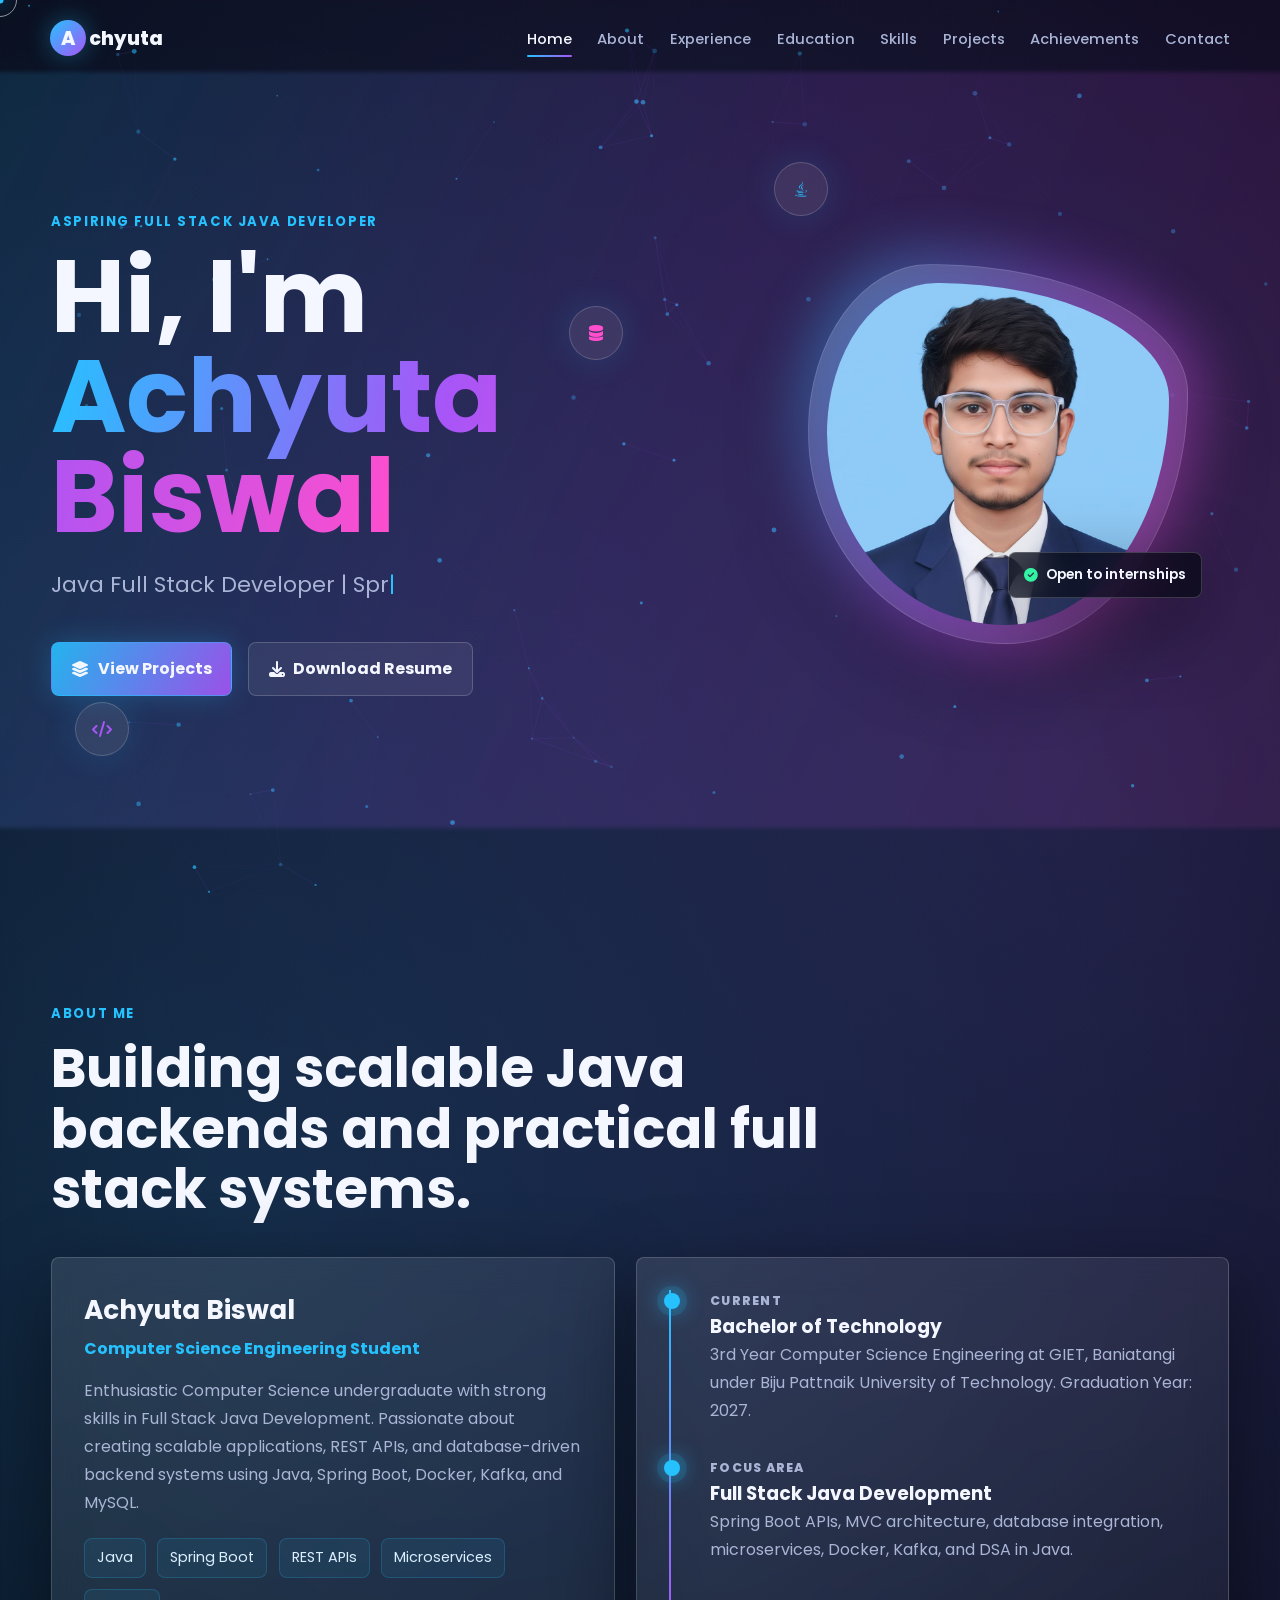
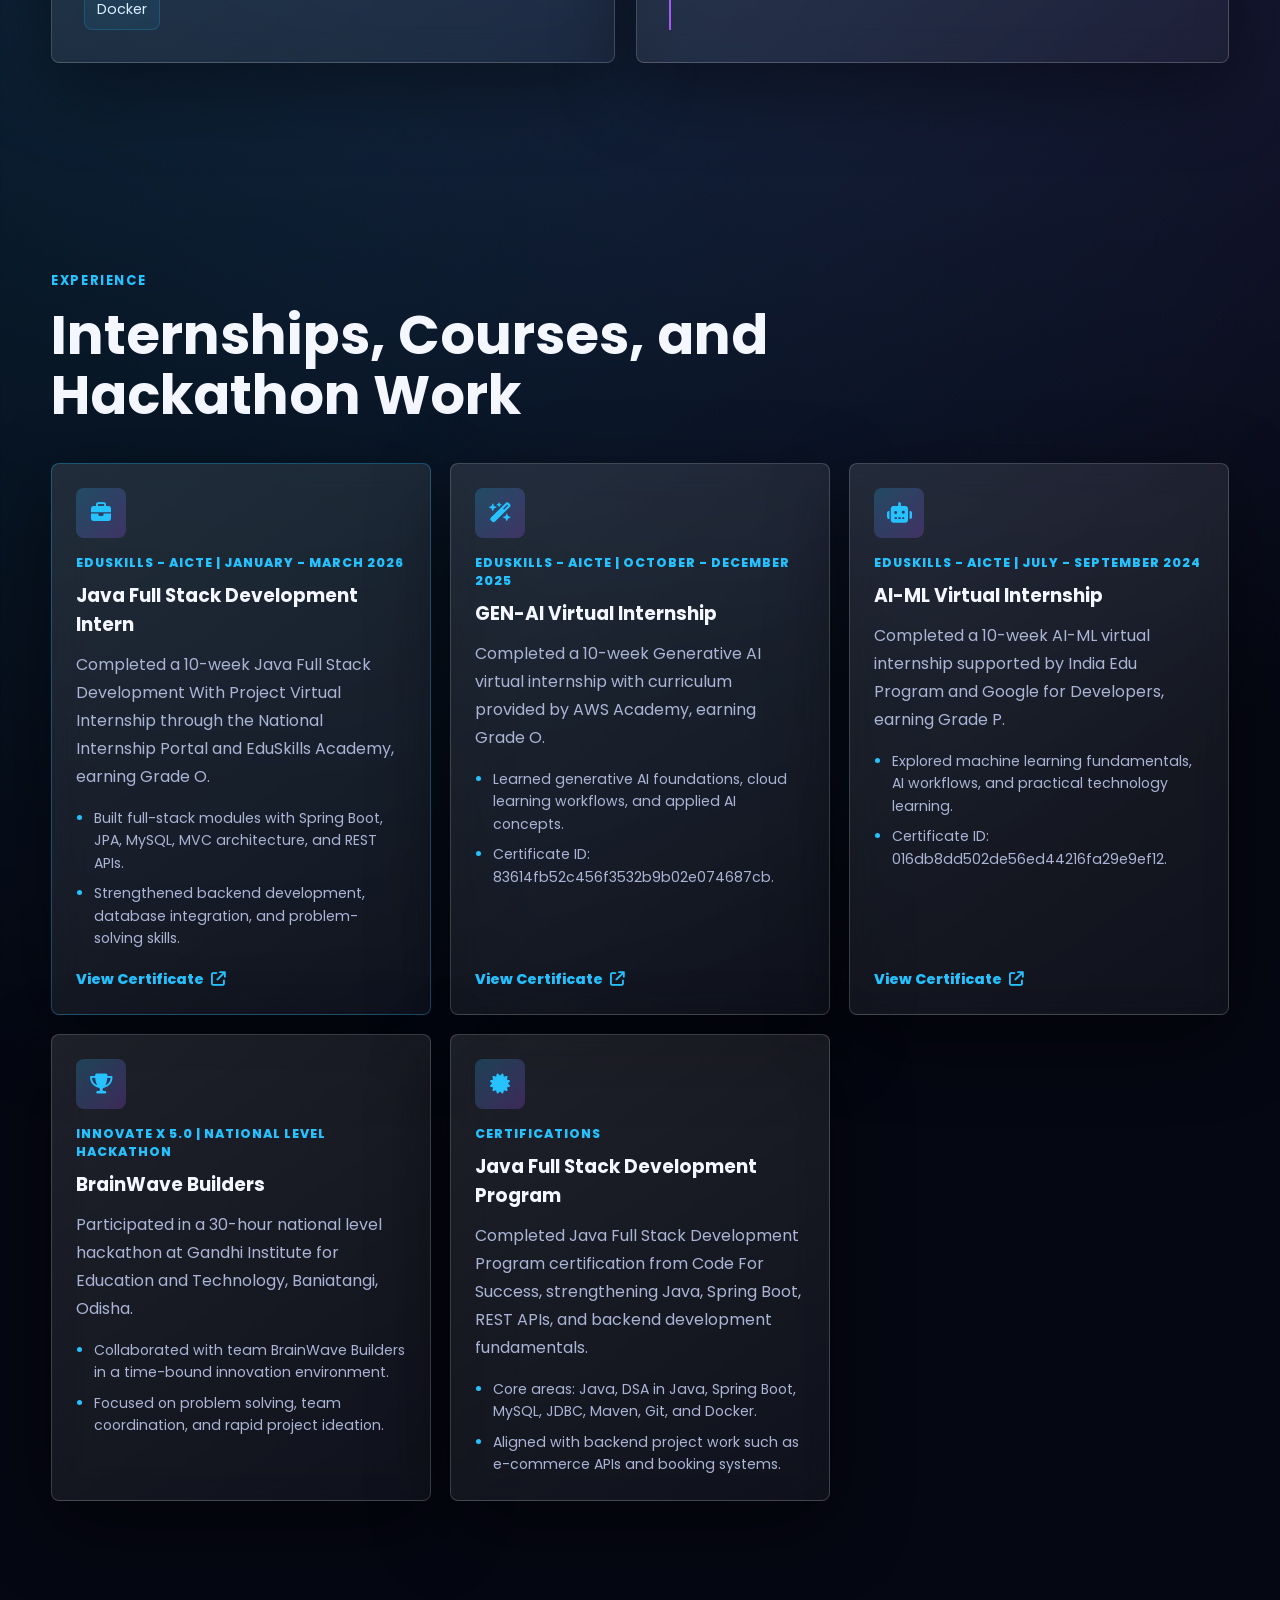
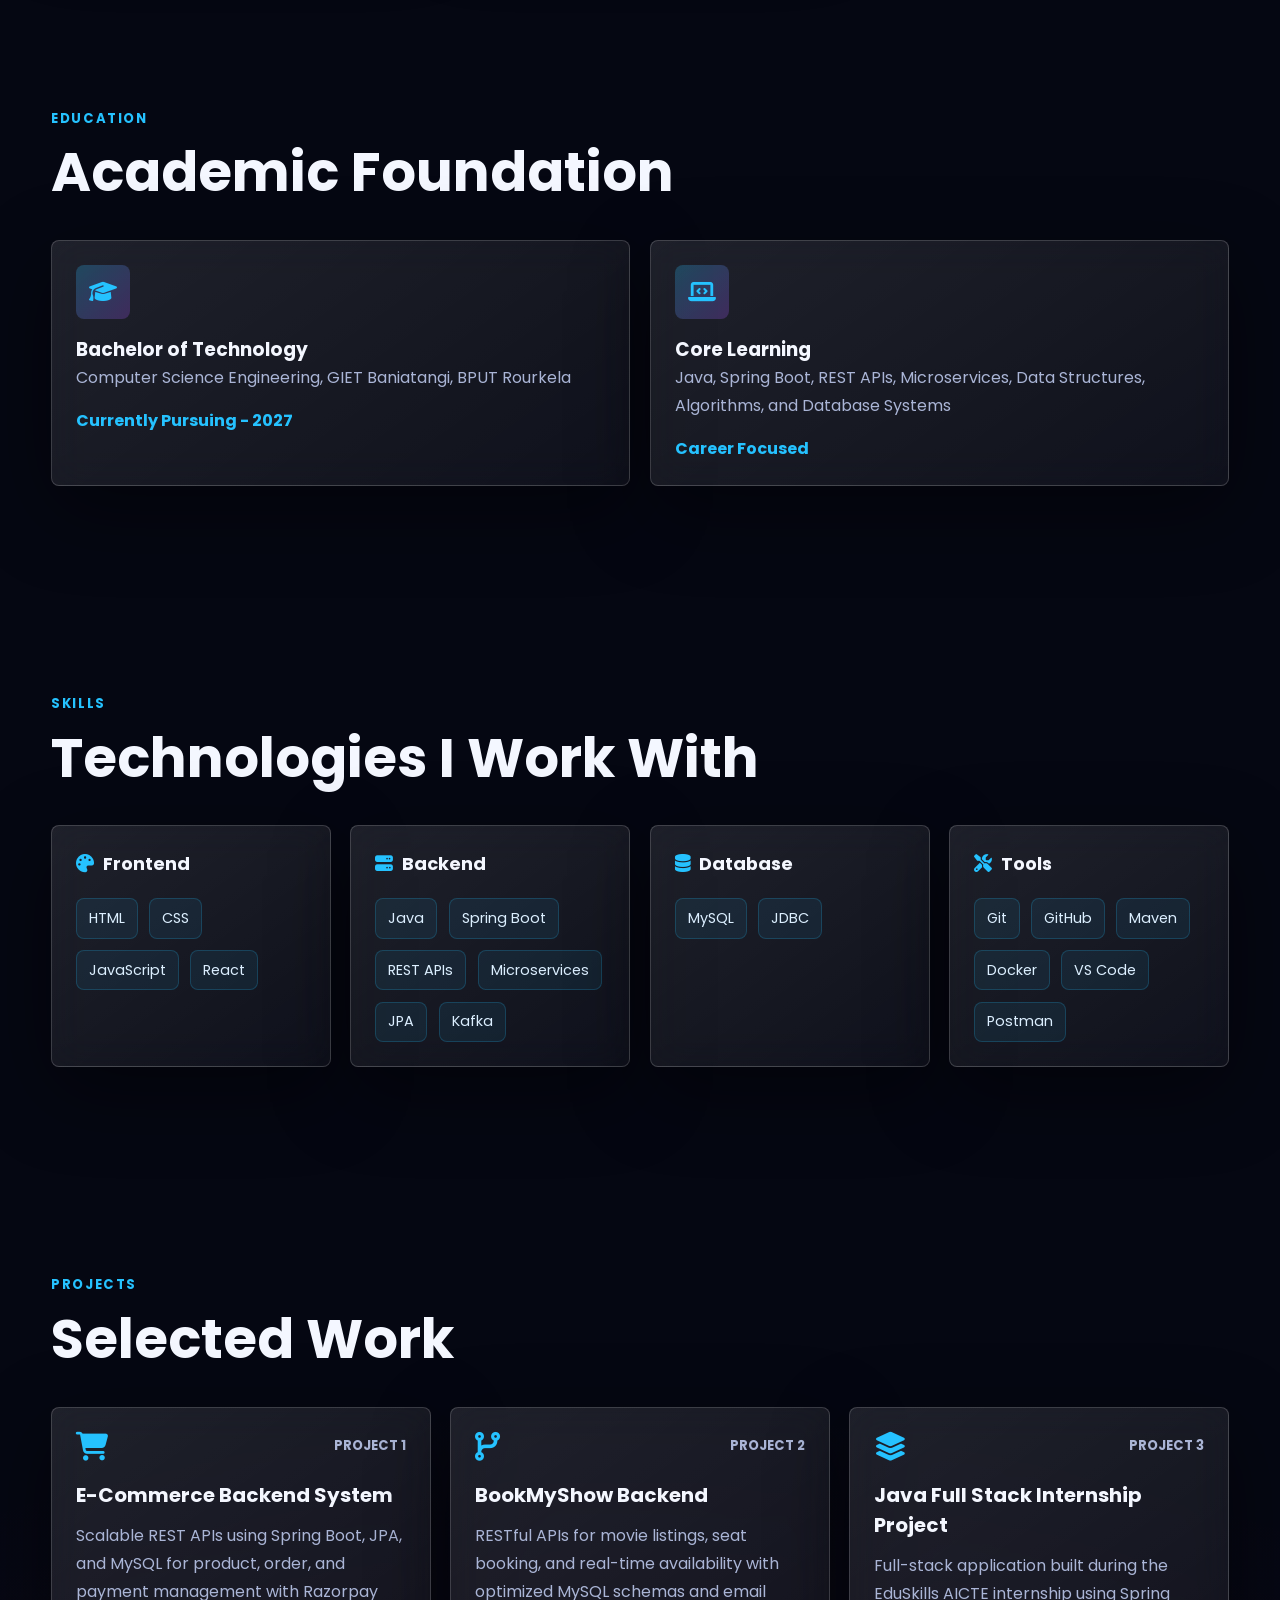
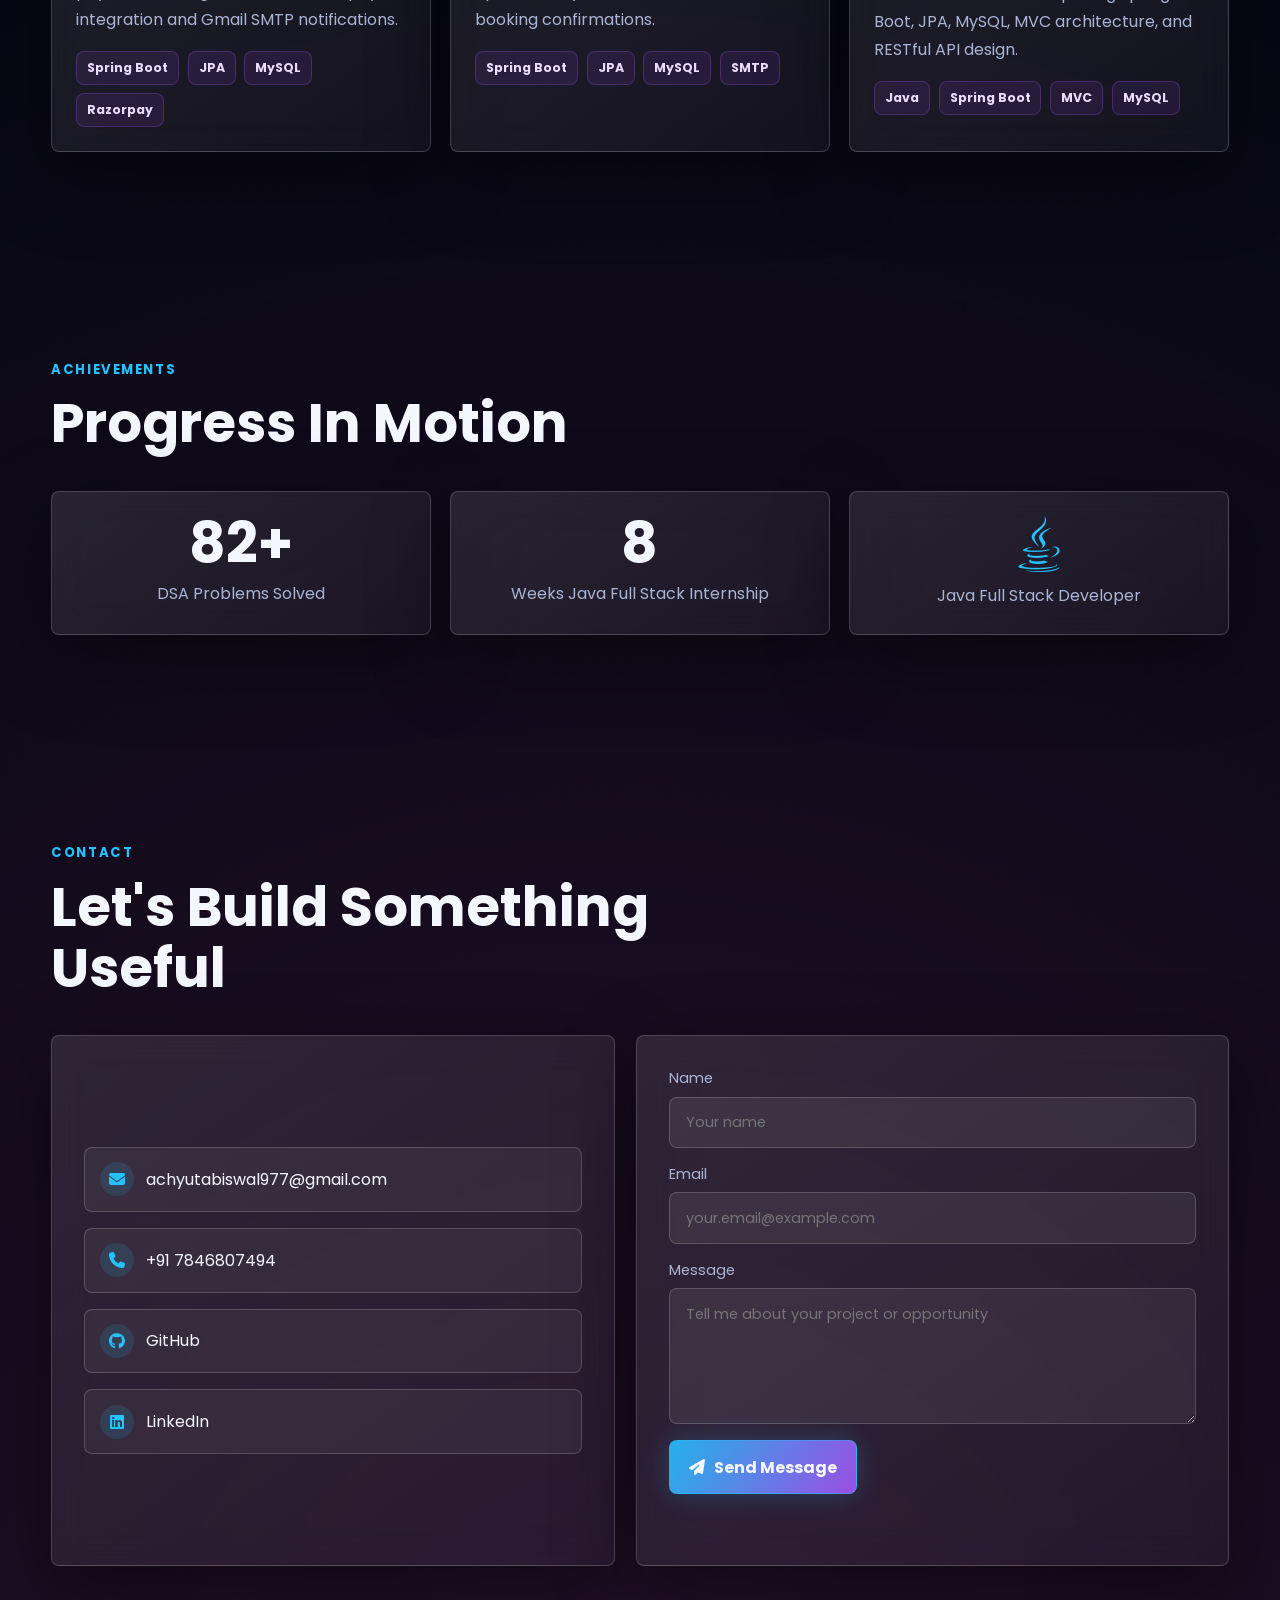
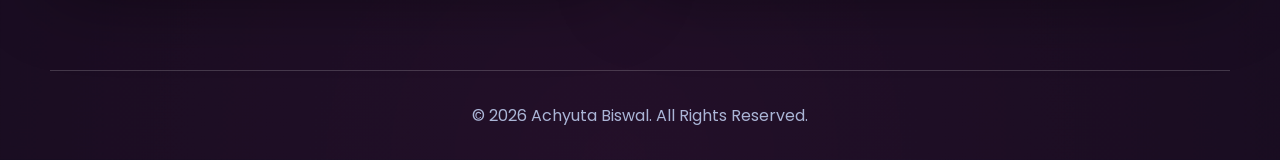
<file: index.html>
<!DOCTYPE html>
<html lang="en">
<head>
  <meta charset="UTF-8">
  <meta name="viewport" content="width=device-width, initial-scale=1.0">
  <meta name="description" content="Professional portfolio of Achyuta Biswal, Computer Science Engineering student and aspiring Java Full Stack Developer.">
  <title>Achyuta Biswal | Java Full Stack Developer</title>
  <link rel="preconnect" href="https://fonts.googleapis.com">
  <link rel="preconnect" href="https://fonts.gstatic.com" crossorigin>
  <link href="https://fonts.googleapis.com/css2?family=Poppins:wght@300;400;500;600;700;800&display=swap" rel="stylesheet">
  <link rel="stylesheet" href="https://cdnjs.cloudflare.com/ajax/libs/font-awesome/6.5.2/css/all.min.css">
  <link rel="stylesheet" href="https://unpkg.com/aos@2.3.1/dist/aos.css">
  <link rel="stylesheet" href="css/style.css">
</head>
<body>
  <div class="page-loader" aria-label="Loading portfolio">
    <div class="loader-orbit">
      <span></span>
      <span></span>
      <span></span>
    </div>
  </div>

  <div class="scroll-progress" aria-hidden="true"></div>
  <canvas id="particle-canvas" aria-hidden="true"></canvas>
  <div class="cursor-dot" aria-hidden="true"></div>
  <div class="cursor-ring" aria-hidden="true"></div>

  <header class="site-header" id="site-header">
    <nav class="navbar" aria-label="Primary navigation">
      <a class="logo" href="#home" aria-label="Achyuta Biswal home">
        <span>A</span>chyuta
      </a>
      <button class="nav-toggle" type="button" aria-label="Open navigation menu" aria-expanded="false">
        <span></span>
        <span></span>
        <span></span>
      </button>
      <ul class="nav-menu">
        <li><a class="nav-link active" href="#home">Home</a></li>
        <li><a class="nav-link" href="#about">About</a></li>
        <li><a class="nav-link" href="#experience">Experience</a></li>
        <li><a class="nav-link" href="#education">Education</a></li>
        <li><a class="nav-link" href="#skills">Skills</a></li>
        <li><a class="nav-link" href="#projects">Projects</a></li>
        <li><a class="nav-link" href="#achievements">Achievements</a></li>
        <li><a class="nav-link" href="#contact">Contact</a></li>
      </ul>
    </nav>
  </header>

  <main>
    <section class="hero section" id="home">
      <div class="floating-icon icon-java"><i class="fa-brands fa-java"></i></div>
      <div class="floating-icon icon-code"><i class="fa-solid fa-code"></i></div>
      <div class="floating-icon icon-db"><i class="fa-solid fa-database"></i></div>

      <div class="hero-content" data-aos="fade-up">
        <p class="eyebrow">Aspiring Full Stack Java Developer</p>
        <h1>Hi, I'm <span>Achyuta Biswal</span></h1>
        <p class="typing-line" aria-label="Java Full Stack Developer | Spring Boot Backend Developer | Problem Solver">
          <span id="typing-text"></span><span class="typing-caret">|</span>
        </p>
        <div class="hero-actions">
          <a class="btn primary" href="#projects">
            <i class="fa-solid fa-layer-group"></i>
            View Projects
          </a>
          <a class="btn secondary" href="resume.pdf" download>
            <i class="fa-solid fa-download"></i>
            Download Resume
          </a>
        </div>
      </div>

      <div class="hero-visual" data-aos="zoom-in" data-aos-delay="250">
        <div class="profile-frame">
          <img src="images/profile-photo.jpeg" alt="Professional profile photo of Achyuta Biswal">
        </div>
        <div class="status-chip">
          <i class="fa-solid fa-circle-check"></i>
          Open to internships
        </div>
      </div>
    </section>

    <section class="about section" id="about">
      <div class="section-heading" data-aos="fade-up">
        <p class="eyebrow">About Me</p>
        <h2>Building scalable Java backends and practical full stack systems.</h2>
      </div>
      <div class="about-grid">
        <article class="glass-card about-card" data-aos="fade-right">
          <h3>Achyuta Biswal</h3>
          <p class="role">Computer Science Engineering Student</p>
          <p>
            Enthusiastic Computer Science undergraduate with strong skills in Full Stack Java Development.
            Passionate about creating scalable applications, REST APIs, and database-driven backend systems using
            Java, Spring Boot, Docker, Kafka, and MySQL.
          </p>
          <div class="about-tags" aria-label="Core interests">
            <span>Java</span>
            <span>Spring Boot</span>
            <span>REST APIs</span>
            <span>Microservices</span>
            <span>Docker</span>
          </div>
        </article>

        <div class="timeline glass-card" data-aos="fade-left">
          <div class="timeline-item">
            <span class="timeline-dot"></span>
            <p class="timeline-date">Current</p>
            <h3>Bachelor of Technology</h3>
            <p>3rd Year Computer Science Engineering at GIET, Baniatangi under Biju Pattnaik University of Technology. Graduation Year: 2027.</p>
          </div>
          <div class="timeline-item">
            <span class="timeline-dot"></span>
            <p class="timeline-date">Focus Area</p>
            <h3>Full Stack Java Development</h3>
            <p>Spring Boot APIs, MVC architecture, database integration, microservices, Docker, Kafka, and DSA in Java.</p>
          </div>
        </div>
      </div>
    </section>

    <section class="experience section" id="experience">
      <div class="section-heading" data-aos="fade-up">
        <p class="eyebrow">Experience</p>
        <h2>Internships, Courses, and Hackathon Work</h2>
      </div>
      <div class="experience-grid">
        <article class="glass-card experience-card featured" data-aos="fade-up">
          <div class="experience-icon"><i class="fa-solid fa-briefcase"></i></div>
          <p class="experience-meta">EduSkills - AICTE | January - March 2026</p>
          <h3>Java Full Stack Development Intern</h3>
          <p>
            Completed a 10-week Java Full Stack Development With Project Virtual Internship through the National
            Internship Portal and EduSkills Academy, earning Grade O.
          </p>
          <ul class="experience-points">
            <li>Built full-stack modules with Spring Boot, JPA, MySQL, MVC architecture, and REST APIs.</li>
            <li>Strengthened backend development, database integration, and problem-solving skills.</li>
          </ul>
          <a class="certificate-link" href="assets/java-full-stack-virtual-internship.pdf" target="_blank" rel="noreferrer">
            View Certificate <i class="fa-solid fa-arrow-up-right-from-square"></i>
          </a>
        </article>
        <article class="glass-card experience-card" data-aos="fade-up" data-aos-delay="120">
          <div class="experience-icon"><i class="fa-solid fa-wand-magic-sparkles"></i></div>
          <p class="experience-meta">EduSkills - AICTE | October - December 2025</p>
          <h3>GEN-AI Virtual Internship</h3>
          <p>
            Completed a 10-week Generative AI virtual internship with curriculum provided by AWS Academy, earning
            Grade O.
          </p>
          <ul class="experience-points">
            <li>Learned generative AI foundations, cloud learning workflows, and applied AI concepts.</li>
            <li>Certificate ID: 83614fb52c456f3532b9b02e074687cb.</li>
          </ul>
          <a class="certificate-link" href="assets/gen-ai-virtual-internship.pdf" target="_blank" rel="noreferrer">
            View Certificate <i class="fa-solid fa-arrow-up-right-from-square"></i>
          </a>
        </article>
        <article class="glass-card experience-card" data-aos="fade-up" data-aos-delay="240">
          <div class="experience-icon"><i class="fa-solid fa-robot"></i></div>
          <p class="experience-meta">EduSkills - AICTE | July - September 2024</p>
          <h3>AI-ML Virtual Internship</h3>
          <p>
            Completed a 10-week AI-ML virtual internship supported by India Edu Program and Google for Developers,
            earning Grade P.
          </p>
          <ul class="experience-points">
            <li>Explored machine learning fundamentals, AI workflows, and practical technology learning.</li>
            <li>Certificate ID: 016db8dd502de56ed44216fa29e9ef12.</li>
          </ul>
          <a class="certificate-link" href="assets/ai-ml-virtual-internship.pdf" target="_blank" rel="noreferrer">
            View Certificate <i class="fa-solid fa-arrow-up-right-from-square"></i>
          </a>
        </article>
        <article class="glass-card experience-card" data-aos="fade-up">
          <div class="experience-icon"><i class="fa-solid fa-trophy"></i></div>
          <p class="experience-meta">INNOVATE X 5.0 | National Level Hackathon</p>
          <h3>BrainWave Builders</h3>
          <p>
            Participated in a 30-hour national level hackathon at Gandhi Institute for Education and Technology,
            Baniatangi, Odisha.
          </p>
          <ul class="experience-points">
            <li>Collaborated with team BrainWave Builders in a time-bound innovation environment.</li>
            <li>Focused on problem solving, team coordination, and rapid project ideation.</li>
          </ul>
        </article>
        <article class="glass-card experience-card" data-aos="fade-up" data-aos-delay="120">
          <div class="experience-icon"><i class="fa-solid fa-certificate"></i></div>
          <p class="experience-meta">Certifications</p>
          <h3>Java Full Stack Development Program</h3>
          <p>
            Completed Java Full Stack Development Program certification from Code For Success, strengthening Java,
            Spring Boot, REST APIs, and backend development fundamentals.
          </p>
          <ul class="experience-points">
            <li>Core areas: Java, DSA in Java, Spring Boot, MySQL, JDBC, Maven, Git, and Docker.</li>
            <li>Aligned with backend project work such as e-commerce APIs and booking systems.</li>
          </ul>
        </article>
      </div>
    </section>

    <section class="education section" id="education">
      <div class="section-heading" data-aos="fade-up">
        <p class="eyebrow">Education</p>
        <h2>Academic Foundation</h2>
      </div>
      <div class="education-grid">
        <article class="glass-card education-card" data-aos="zoom-in">
          <div class="card-icon"><i class="fa-solid fa-graduation-cap"></i></div>
          <h3>Bachelor of Technology</h3>
          <p>Computer Science Engineering, GIET Baniatangi, BPUT Rourkela</p>
          <span>Currently Pursuing - 2027</span>
        </article>
        <article class="glass-card education-card" data-aos="zoom-in" data-aos-delay="120">
          <div class="card-icon"><i class="fa-solid fa-laptop-code"></i></div>
          <h3>Core Learning</h3>
          <p>Java, Spring Boot, REST APIs, Microservices, Data Structures, Algorithms, and Database Systems</p>
          <span>Career Focused</span>
        </article>
      </div>
    </section>

    <section class="skills section" id="skills">
      <div class="section-heading" data-aos="fade-up">
        <p class="eyebrow">Skills</p>
        <h2>Technologies I Work With</h2>
      </div>
      <div class="skills-grid">
        <article class="glass-card skill-group" data-aos="fade-up">
          <h3><i class="fa-solid fa-palette"></i> Frontend</h3>
          <div class="skill-list">
            <span>HTML</span>
            <span>CSS</span>
            <span>JavaScript</span>
            <span>React</span>
          </div>
        </article>
        <article class="glass-card skill-group" data-aos="fade-up" data-aos-delay="100">
          <h3><i class="fa-solid fa-server"></i> Backend</h3>
          <div class="skill-list">
            <span>Java</span>
            <span>Spring Boot</span>
            <span>REST APIs</span>
            <span>Microservices</span>
            <span>JPA</span>
            <span>Kafka</span>
          </div>
        </article>
        <article class="glass-card skill-group" data-aos="fade-up" data-aos-delay="200">
          <h3><i class="fa-solid fa-database"></i> Database</h3>
          <div class="skill-list">
            <span>MySQL</span>
            <span>JDBC</span>
          </div>
        </article>
        <article class="glass-card skill-group" data-aos="fade-up" data-aos-delay="300">
          <h3><i class="fa-solid fa-screwdriver-wrench"></i> Tools</h3>
          <div class="skill-list">
            <span>Git</span>
            <span>GitHub</span>
            <span>Maven</span>
            <span>Docker</span>
            <span>VS Code</span>
            <span>Postman</span>
          </div>
        </article>
      </div>
    </section>

    <section class="projects section" id="projects">
      <div class="section-heading" data-aos="fade-up">
        <p class="eyebrow">Projects</p>
        <h2>Selected Work</h2>
      </div>
      <div class="project-grid">
        <article class="glass-card project-card" data-aos="fade-up">
          <div class="project-top">
            <i class="fa-solid fa-cart-shopping"></i>
            <span>Project 1</span>
          </div>
          <h3>E-Commerce Backend System</h3>
          <p>Scalable REST APIs using Spring Boot, JPA, and MySQL for product, order, and payment management with Razorpay integration and Gmail SMTP notifications.</p>
          <div class="project-stack">
            <span>Spring Boot</span>
            <span>JPA</span>
            <span>MySQL</span>
            <span>Razorpay</span>
          </div>
        </article>
        <article class="glass-card project-card" data-aos="fade-up" data-aos-delay="120">
          <div class="project-top">
            <i class="fa-solid fa-code-branch"></i>
            <span>Project 2</span>
          </div>
          <h3>BookMyShow Backend</h3>
          <p>RESTful APIs for movie listings, seat booking, and real-time availability with optimized MySQL schemas and email booking confirmations.</p>
          <div class="project-stack">
            <span>Spring Boot</span>
            <span>JPA</span>
            <span>MySQL</span>
            <span>SMTP</span>
          </div>
        </article>
        <article class="glass-card project-card" data-aos="fade-up" data-aos-delay="240">
          <div class="project-top">
            <i class="fa-solid fa-layer-group"></i>
            <span>Project 3</span>
          </div>
          <h3>Java Full Stack Internship Project</h3>
          <p>Full-stack application built during the EduSkills AICTE internship using Spring Boot, JPA, MySQL, MVC architecture, and RESTful API design.</p>
          <div class="project-stack">
            <span>Java</span>
            <span>Spring Boot</span>
            <span>MVC</span>
            <span>MySQL</span>
          </div>
        </article>
      </div>
    </section>

    <section class="achievements section" id="achievements">
      <div class="section-heading" data-aos="fade-up">
        <p class="eyebrow">Achievements</p>
        <h2>Progress In Motion</h2>
      </div>
      <div class="counter-grid">
        <article class="glass-card counter-card" data-aos="zoom-in">
          <strong><span class="counter" data-target="100">0</span>+</strong>
          <p>DSA Problems Solved</p>
        </article>
        <article class="glass-card counter-card" data-aos="zoom-in" data-aos-delay="120">
          <strong><span class="counter" data-target="10">0</span></strong>
          <p>Weeks Java Full Stack Internship</p>
        </article>
        <article class="glass-card counter-card" data-aos="zoom-in" data-aos-delay="240">
          <strong><i class="fa-brands fa-java"></i></strong>
          <p>Java Full Stack Developer</p>
        </article>
      </div>
    </section>

    <section class="contact section" id="contact">
      <div class="section-heading" data-aos="fade-up">
        <p class="eyebrow">Contact</p>
        <h2>Let's Build Something Useful</h2>
      </div>
      <div class="contact-grid">
        <div class="glass-card contact-info" data-aos="fade-right">
          <a href="mailto:achyutabiswal977@gmail.com"><i class="fa-solid fa-envelope"></i> achyutabiswal977@gmail.com</a>
          <a href="tel:+917846807494"><i class="fa-solid fa-phone"></i> +91 7846807494</a>
          <a href="https://github.com/" target="_blank" rel="noreferrer"><i class="fa-brands fa-github"></i> GitHub</a>
          <a href="https://www.linkedin.com/" target="_blank" rel="noreferrer"><i class="fa-brands fa-linkedin"></i> LinkedIn</a>
        </div>
        <form class="glass-card contact-form" data-aos="fade-left">
          <label>
            <span>Name</span>
            <input type="text" name="name" placeholder="Your name" required>
          </label>
          <label>
            <span>Email</span>
            <input type="email" name="email" placeholder="your.email@example.com" required>
          </label>
          <label>
            <span>Message</span>
            <textarea name="message" rows="5" placeholder="Tell me about your project or opportunity" required></textarea>
          </label>
          <button class="btn primary send-btn" type="submit">
            <i class="fa-solid fa-paper-plane"></i>
            Send Message
          </button>
          <p class="form-status" role="status" aria-live="polite"></p>
        </form>
      </div>
    </section>
  </main>

  <footer class="footer">
    <p>&copy; 2026 Achyuta Biswal. All Rights Reserved.</p>
  </footer>

  <button class="back-to-top" type="button" aria-label="Back to top">
    <i class="fa-solid fa-arrow-up"></i>
  </button>

  <script src="https://unpkg.com/aos@2.3.1/dist/aos.js"></script>
  <script src="js/script.js"></script>
</body>
</html>
</file>
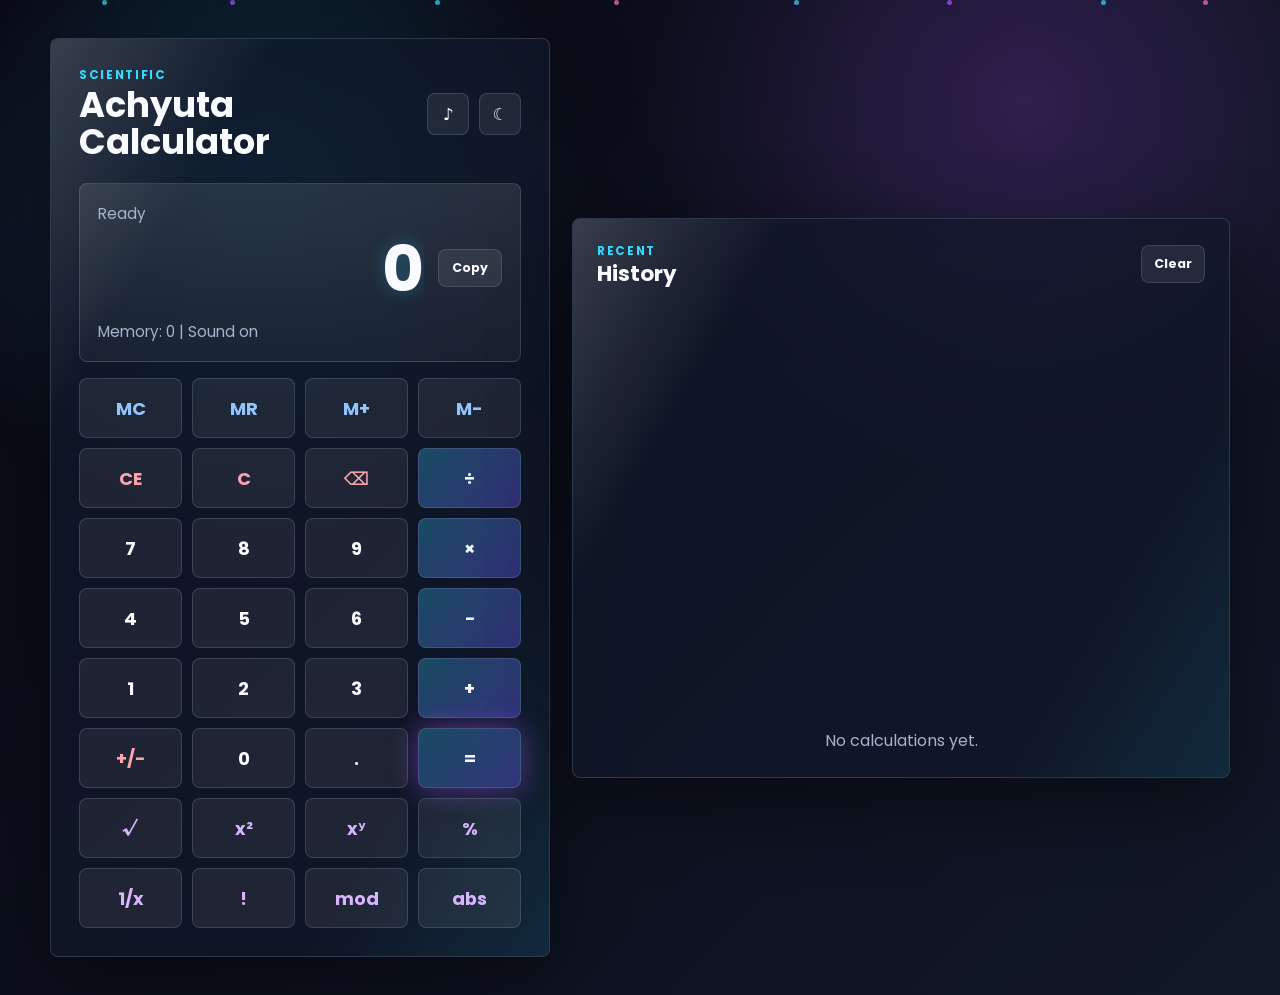
<file: Calculator/index.html>
<!DOCTYPE html>
<html lang="en">
  <head>
    <meta charset="UTF-8" />
    <meta name="viewport" content="width=device-width, initial-scale=1.0" />
    <meta
      name="description"
      content="A premium responsive scientific calculator built with HTML, CSS, and vanilla JavaScript."
    />
    <title>Achyuta Calculator</title>
    <link rel="preconnect" href="https://fonts.googleapis.com" />
    <link rel="preconnect" href="https://fonts.gstatic.com" crossorigin />
    <link
      href="https://fonts.googleapis.com/css2?family=Poppins:wght@400;500;600;700&display=swap"
      rel="stylesheet"
    />
    <link rel="stylesheet" href="css/style.css" />
  </head>
  <body>
    <div class="ambient" aria-hidden="true">
      <span></span>
      <span></span>
      <span></span>
      <span></span>
      <span></span>
      <span></span>
      <span></span>
      <span></span>
    </div>

    <main class="app-shell">
      <section class="calculator-card" aria-label="Scientific calculator">
        <div class="brand-row">
          <div>
            <p class="eyebrow">Scientific</p>
            <h1>Achyuta Calculator</h1>
          </div>
          <div class="quick-actions" aria-label="Calculator settings">
            <button
              class="icon-button"
              type="button"
              id="soundToggle"
              aria-label="Toggle sound effects"
              title="Toggle sound"
            >
              <span aria-hidden="true">♪</span>
            </button>
            <button
              class="icon-button"
              type="button"
              id="themeToggle"
              aria-label="Toggle theme"
              title="Toggle theme"
            >
              <span aria-hidden="true">☾</span>
            </button>
          </div>
        </div>

        <section class="display-panel" aria-live="polite">
          <div class="expression" id="expressionDisplay">Ready</div>
          <div class="result-row">
            <output class="result" id="resultDisplay">0</output>
            <button
              class="copy-button"
              type="button"
              id="copyResult"
              aria-label="Copy result"
              title="Copy result"
            >
              Copy
            </button>
          </div>
          <div class="status-line" id="statusLine">Memory: 0</div>
        </section>

        <section class="keypad" aria-label="Calculator buttons">
          <button class="key memory" type="button" data-action="memory-clear">MC</button>
          <button class="key memory" type="button" data-action="memory-recall">MR</button>
          <button class="key memory" type="button" data-action="memory-add">M+</button>
          <button class="key memory" type="button" data-action="memory-subtract">M-</button>

          <button class="key utility" type="button" data-action="clear-entry">CE</button>
          <button class="key utility" type="button" data-action="clear">C</button>
          <button class="key utility" type="button" data-action="backspace">⌫</button>
          <button class="key operator" type="button" data-operator="÷">÷</button>

          <button class="key" type="button" data-number="7">7</button>
          <button class="key" type="button" data-number="8">8</button>
          <button class="key" type="button" data-number="9">9</button>
          <button class="key operator" type="button" data-operator="×">×</button>

          <button class="key" type="button" data-number="4">4</button>
          <button class="key" type="button" data-number="5">5</button>
          <button class="key" type="button" data-number="6">6</button>
          <button class="key operator" type="button" data-operator="-">−</button>

          <button class="key" type="button" data-number="1">1</button>
          <button class="key" type="button" data-number="2">2</button>
          <button class="key" type="button" data-number="3">3</button>
          <button class="key operator" type="button" data-operator="+">+</button>

          <button class="key utility" type="button" data-action="toggle-sign">+/−</button>
          <button class="key" type="button" data-number="0">0</button>
          <button class="key" type="button" data-action="decimal">.</button>
          <button class="key equals" type="button" data-action="equals">=</button>

          <button class="key scientific" type="button" data-action="sqrt">√</button>
          <button class="key scientific" type="button" data-action="square">x²</button>
          <button class="key scientific" type="button" data-operator="^">xʸ</button>
          <button class="key scientific" type="button" data-action="percent">%</button>

          <button class="key scientific" type="button" data-action="reciprocal">1/x</button>
          <button class="key scientific" type="button" data-action="factorial">!</button>
          <button class="key scientific" type="button" data-operator="mod">mod</button>
          <button class="key scientific" type="button" data-action="absolute">abs</button>
        </section>
      </section>

      <aside class="history-card" aria-label="Calculation history">
        <div class="history-header">
          <div>
            <p class="eyebrow">Recent</p>
            <h2>History</h2>
          </div>
          <button class="clear-history" type="button" id="clearHistory">Clear</button>
        </div>
        <ol class="history-list" id="historyList"></ol>
        <p class="empty-history" id="emptyHistory">No calculations yet.</p>
      </aside>
    </main>

    <script src="js/script.js"></script>
  </body>
</html>
</file>
<file: css/style.css>
:root {
  --bg: #050712;
  --bg-soft: #0b1022;
  --glass: rgba(255, 255, 255, 0.085);
  --glass-strong: rgba(255, 255, 255, 0.13);
  --stroke: rgba(255, 255, 255, 0.18);
  --text: #f4f7ff;
  --muted: #aab5d6;
  --blue: #25c2ff;
  --purple: #a855f7;
  --pink: #ff4ecd;
  --shadow: 0 24px 80px rgba(0, 0, 0, 0.45);
  --radius: 8px;
  --section-x: clamp(1rem, 4vw, 5rem);
  --max-width: 1180px;
}

* {
  box-sizing: border-box;
  margin: 0;
  padding: 0;
}

html {
  scroll-behavior: smooth;
  scroll-padding-top: 84px;
}

body {
  min-height: 100vh;
  overflow-x: hidden;
  color: var(--text);
  font-family: "Poppins", system-ui, sans-serif;
  background:
    radial-gradient(circle at 18% 18%, rgba(37, 194, 255, 0.18), transparent 28%),
    radial-gradient(circle at 82% 12%, rgba(168, 85, 247, 0.18), transparent 26%),
    radial-gradient(circle at 48% 100%, rgba(255, 78, 205, 0.12), transparent 30%),
    var(--bg);
  cursor: none;
}

a {
  color: inherit;
  text-decoration: none;
}

img {
  display: block;
  max-width: 100%;
}

button,
input,
textarea {
  font: inherit;
}

button {
  cursor: none;
}

::selection {
  color: var(--text);
  background: rgba(37, 194, 255, 0.45);
}

.page-loader {
  position: fixed;
  inset: 0;
  z-index: 10000;
  display: grid;
  place-items: center;
  background: #050712;
  transition: opacity 0.45s ease, visibility 0.45s ease;
}

.page-loader.hidden {
  visibility: hidden;
  opacity: 0;
}

.loader-orbit {
  position: relative;
  width: 88px;
  aspect-ratio: 1;
  border: 1px solid rgba(255, 255, 255, 0.15);
  border-radius: 50%;
  animation: rotate 1.25s linear infinite;
}

.loader-orbit span {
  position: absolute;
  width: 14px;
  aspect-ratio: 1;
  border-radius: 50%;
  background: linear-gradient(135deg, var(--blue), var(--purple));
  box-shadow: 0 0 30px var(--blue);
}

.loader-orbit span:nth-child(1) { top: -7px; left: 37px; }
.loader-orbit span:nth-child(2) { right: 4px; bottom: 11px; }
.loader-orbit span:nth-child(3) { left: 4px; bottom: 11px; }

.scroll-progress {
  position: fixed;
  top: 0;
  left: 0;
  z-index: 9999;
  width: 0%;
  height: 4px;
  background: linear-gradient(90deg, var(--blue), var(--purple), var(--pink));
  box-shadow: 0 0 18px rgba(37, 194, 255, 0.8);
}

#particle-canvas {
  position: fixed;
  inset: 0;
  z-index: -2;
  width: 100%;
  height: 100%;
}

.cursor-dot,
.cursor-ring {
  position: fixed;
  top: 0;
  left: 0;
  z-index: 10001;
  pointer-events: none;
  border-radius: 50%;
  transform: translate(-50%, -50%);
}

.cursor-dot {
  width: 7px;
  height: 7px;
  background: var(--blue);
  box-shadow: 0 0 18px var(--blue);
}

.cursor-ring {
  width: 34px;
  height: 34px;
  border: 1px solid rgba(255, 255, 255, 0.55);
  transition: width 0.18s ease, height 0.18s ease, border-color 0.18s ease;
}

.cursor-ring.hover {
  width: 48px;
  height: 48px;
  border-color: var(--purple);
}

.site-header {
  position: fixed;
  top: 0;
  left: 0;
  z-index: 1000;
  width: 100%;
  transition: background 0.3s ease, border-color 0.3s ease, backdrop-filter 0.3s ease;
}

.site-header.scrolled {
  border-bottom: 1px solid var(--stroke);
  background: rgba(5, 7, 18, 0.72);
  backdrop-filter: blur(18px);
}

.navbar {
  width: min(var(--max-width), calc(100% - 2rem));
  min-height: 76px;
  margin: 0 auto;
  display: flex;
  align-items: center;
  justify-content: space-between;
  gap: 1rem;
}

.logo {
  font-size: 1.2rem;
  font-weight: 800;
  letter-spacing: 0;
}

.logo span {
  display: inline-grid;
  place-items: center;
  width: 36px;
  height: 36px;
  margin-right: 0.2rem;
  border-radius: 50%;
  background: linear-gradient(135deg, var(--blue), var(--purple));
  box-shadow: 0 0 24px rgba(37, 194, 255, 0.35);
}

.nav-menu {
  display: flex;
  align-items: center;
  gap: clamp(0.8rem, 2vw, 1.6rem);
  list-style: none;
}

.nav-link {
  position: relative;
  color: var(--muted);
  font-size: 0.92rem;
  font-weight: 500;
  transition: color 0.2s ease;
}

.nav-link::after {
  content: "";
  position: absolute;
  left: 0;
  bottom: -8px;
  width: 0;
  height: 2px;
  border-radius: 999px;
  background: linear-gradient(90deg, var(--blue), var(--purple));
  transition: width 0.2s ease;
}

.nav-link:hover,
.nav-link.active {
  color: var(--text);
}

.nav-link:hover::after,
.nav-link.active::after {
  width: 100%;
}

.nav-toggle {
  display: none;
  width: 44px;
  height: 44px;
  border: 1px solid var(--stroke);
  border-radius: var(--radius);
  background: var(--glass);
}

.nav-toggle span {
  display: block;
  width: 20px;
  height: 2px;
  margin: 5px auto;
  border-radius: 999px;
  background: var(--text);
  transition: transform 0.2s ease, opacity 0.2s ease;
}

.nav-toggle.open span:nth-child(1) { transform: translateY(7px) rotate(45deg); }
.nav-toggle.open span:nth-child(2) { opacity: 0; }
.nav-toggle.open span:nth-child(3) { transform: translateY(-7px) rotate(-45deg); }

.section {
  position: relative;
  width: min(var(--max-width), calc(100% - (var(--section-x) * 2)));
  margin: 0 auto;
  padding: 6.5rem 0;
}

.hero {
  width: min(1240px, calc(100% - (var(--section-x) * 2)));
  min-height: 100vh;
  display: grid;
  grid-template-columns: minmax(0, 1.08fr) minmax(280px, 0.78fr);
  align-items: center;
  gap: clamp(2rem, 6vw, 5rem);
  padding-top: 7rem;
}

.hero::before {
  content: "";
  position: absolute;
  inset: 8% -8% 8% -8%;
  z-index: -1;
  border-radius: 32px;
  background: linear-gradient(115deg, rgba(37, 194, 255, 0.14), rgba(168, 85, 247, 0.16), rgba(255, 78, 205, 0.1));
  filter: blur(2px);
  animation: gradientShift 8s ease infinite alternate;
}

.eyebrow {
  margin-bottom: 0.85rem;
  color: var(--blue);
  font-size: 0.82rem;
  font-weight: 700;
  letter-spacing: 0.12em;
  text-transform: uppercase;
}

.hero h1 {
  max-width: 820px;
  font-size: clamp(3rem, 8vw, 6.8rem);
  line-height: 0.98;
  letter-spacing: 0;
}

.hero h1 span,
.section-heading h2 span {
  background: linear-gradient(100deg, var(--blue), var(--purple), var(--pink));
  -webkit-background-clip: text;
  background-clip: text;
  color: transparent;
}

.typing-line {
  min-height: 2.4rem;
  margin-top: 1.35rem;
  color: var(--muted);
  font-size: clamp(1rem, 2.4vw, 1.35rem);
}

.typing-caret {
  color: var(--blue);
  animation: blink 0.72s steps(2) infinite;
}

.hero-actions {
  display: flex;
  flex-wrap: wrap;
  gap: 1rem;
  margin-top: 2.2rem;
}

.btn {
  position: relative;
  display: inline-flex;
  align-items: center;
  justify-content: center;
  gap: 0.55rem;
  min-height: 50px;
  padding: 0.85rem 1.2rem;
  border: 1px solid var(--stroke);
  border-radius: var(--radius);
  overflow: hidden;
  color: var(--text);
  font-weight: 700;
  isolation: isolate;
  transition: transform 0.2s ease, box-shadow 0.2s ease, border-color 0.2s ease;
}

.btn::before {
  content: "";
  position: absolute;
  inset: 0;
  z-index: -1;
  background: linear-gradient(120deg, var(--blue), var(--purple), var(--pink));
  opacity: 0;
  transition: opacity 0.2s ease;
}

.btn.primary {
  border-color: rgba(37, 194, 255, 0.45);
  background: linear-gradient(120deg, rgba(37, 194, 255, 0.9), rgba(168, 85, 247, 0.9));
  box-shadow: 0 0 28px rgba(37, 194, 255, 0.24);
}

.btn.secondary {
  background: rgba(255, 255, 255, 0.07);
  backdrop-filter: blur(14px);
}

.btn:hover {
  transform: translateY(-3px);
  border-color: rgba(255, 255, 255, 0.35);
  box-shadow: 0 18px 44px rgba(37, 194, 255, 0.24);
}

.btn.secondary:hover::before {
  opacity: 0.32;
}

.hero-visual {
  position: relative;
  justify-self: center;
  transform: translateY(var(--parallax, 0));
}

.profile-frame {
  position: relative;
  width: min(380px, 78vw);
  aspect-ratio: 1;
  padding: 18px;
  border: 1px solid var(--stroke);
  border-radius: 32% 68% 48% 52% / 44% 34% 66% 56%;
  background: linear-gradient(145deg, rgba(255, 255, 255, 0.18), rgba(255, 255, 255, 0.04));
  box-shadow: var(--shadow), inset 0 0 38px rgba(255, 255, 255, 0.05);
  backdrop-filter: blur(20px);
  animation: float 4.5s ease-in-out infinite, morphBlob 9s ease-in-out infinite;
}

.profile-frame::before {
  content: "";
  position: absolute;
  inset: -14px;
  z-index: -1;
  border-radius: inherit;
  background: linear-gradient(120deg, var(--blue), var(--purple), var(--pink));
  opacity: 0.45;
  filter: blur(28px);
}

.profile-frame img {
  width: 100%;
  height: 100%;
  object-fit: cover;
  border-radius: inherit;
}

.status-chip {
  position: absolute;
  right: -14px;
  bottom: 12%;
  display: flex;
  align-items: center;
  gap: 0.5rem;
  padding: 0.75rem 0.95rem;
  border: 1px solid var(--stroke);
  border-radius: var(--radius);
  background: rgba(5, 7, 18, 0.72);
  box-shadow: var(--shadow);
  backdrop-filter: blur(16px);
  color: var(--text);
  font-size: 0.86rem;
  font-weight: 600;
}

.status-chip i {
  color: #33f3a5;
}

.floating-icon {
  position: absolute;
  display: grid;
  place-items: center;
  width: 54px;
  aspect-ratio: 1;
  border: 1px solid var(--stroke);
  border-radius: 50%;
  background: var(--glass);
  box-shadow: 0 0 34px rgba(37, 194, 255, 0.16);
  color: var(--blue);
  backdrop-filter: blur(14px);
  animation: float 5s ease-in-out infinite;
}

.icon-java { top: 18%; right: 34%; animation-delay: 0.2s; }
.icon-code { bottom: 16%; left: 2%; color: var(--purple); animation-delay: 0.8s; }
.icon-db { top: 34%; left: 44%; color: var(--pink); animation-delay: 1.4s; }

.section-heading {
  max-width: 780px;
  margin-bottom: 2.3rem;
}

.section-heading h2 {
  font-size: clamp(2rem, 5vw, 3.4rem);
  line-height: 1.12;
  letter-spacing: 0;
}

.glass-card {
  position: relative;
  overflow: hidden;
  border: 1px solid var(--stroke);
  border-radius: var(--radius);
  background: linear-gradient(145deg, rgba(255, 255, 255, 0.105), rgba(255, 255, 255, 0.045));
  box-shadow: var(--shadow);
  backdrop-filter: blur(18px);
  transform-style: preserve-3d;
  transition: transform 0.24s ease, border-color 0.24s ease, box-shadow 0.24s ease;
}

.glass-card::after {
  content: "";
  position: absolute;
  inset: 0;
  pointer-events: none;
  background: linear-gradient(115deg, transparent 18%, rgba(255, 255, 255, 0.12) 42%, transparent 64%);
  transform: translateX(-120%);
  transition: transform 0.7s ease;
}

.glass-card:hover::after {
  transform: translateX(120%);
}

.about-grid,
.contact-grid {
  display: grid;
  grid-template-columns: minmax(0, 0.95fr) minmax(320px, 1fr);
  gap: 1.3rem;
}

.about-card,
.timeline,
.contact-info,
.contact-form {
  padding: clamp(1.2rem, 3vw, 2rem);
}

.about-card h3 {
  font-size: 1.65rem;
}

.role {
  margin: 0.35rem 0 1rem;
  color: var(--blue);
  font-weight: 700;
}

.about-card p:not(.role),
.timeline-item p,
.education-card p,
.project-card p,
.counter-card p {
  color: var(--muted);
  line-height: 1.75;
}

.about-tags,
.skill-list {
  display: flex;
  flex-wrap: wrap;
  gap: 0.7rem;
  margin-top: 1.3rem;
}

.about-tags span,
.skill-list span {
  padding: 0.55rem 0.75rem;
  border: 1px solid rgba(37, 194, 255, 0.2);
  border-radius: var(--radius);
  background: rgba(37, 194, 255, 0.08);
  color: #dcefff;
  font-size: 0.9rem;
  transition: transform 0.2s ease, box-shadow 0.2s ease, border-color 0.2s ease;
}

.about-tags span:hover,
.skill-list span:hover {
  animation: softPulse 0.75s ease;
}

.timeline {
  position: relative;
}

.timeline::before {
  content: "";
  position: absolute;
  top: 2rem;
  bottom: 2rem;
  left: 2rem;
  width: 2px;
  background: linear-gradient(var(--blue), var(--purple));
}

.timeline-item {
  position: relative;
  padding-left: 2.6rem;
}

.timeline-item + .timeline-item {
  margin-top: 2rem;
}

.timeline-dot {
  position: absolute;
  top: 0.18rem;
  left: -0.3rem;
  width: 16px;
  aspect-ratio: 1;
  border-radius: 50%;
  background: var(--blue);
  box-shadow: 0 0 0 7px rgba(37, 194, 255, 0.12), 0 0 22px var(--blue);
}

.timeline-date {
  color: var(--blue);
  font-size: 0.78rem;
  font-weight: 800;
  text-transform: uppercase;
  letter-spacing: 0.1em;
}

.education-grid,
.experience-grid,
.skills-grid,
.project-grid,
.counter-grid {
  display: grid;
  gap: 1.2rem;
}

.experience-grid,
.project-grid,
.counter-grid {
  grid-template-columns: repeat(3, minmax(0, 1fr));
}

.education-grid {
  grid-template-columns: repeat(2, minmax(0, 1fr));
}

.skills-grid {
  grid-template-columns: repeat(4, minmax(0, 1fr));
}

.education-card,
.experience-card,
.skill-group,
.project-card,
.counter-card {
  position: relative;
  overflow: hidden;
  padding: 1.5rem;
  transition: transform 0.25s ease, border-color 0.25s ease, box-shadow 0.25s ease;
}

.education-card::before,
.experience-card::before,
.skill-group::before,
.project-card::before,
.counter-card::before {
  content: "";
  position: absolute;
  inset: 0;
  z-index: -1;
  background: radial-gradient(circle at 18% 0%, rgba(37, 194, 255, 0.18), transparent 28%),
              radial-gradient(circle at 90% 20%, rgba(168, 85, 247, 0.14), transparent 28%);
  opacity: 0;
  transition: opacity 0.25s ease;
}

.education-card:hover,
.experience-card:hover,
.skill-group:hover,
.project-card:hover,
.counter-card:hover {
  transform: translateY(-8px);
  border-color: rgba(37, 194, 255, 0.45);
  box-shadow: 0 24px 72px rgba(37, 194, 255, 0.16);
}

.education-card:hover::before,
.experience-card:hover::before,
.skill-group:hover::before,
.project-card:hover::before,
.counter-card:hover::before {
  opacity: 1;
}

.experience-card {
  display: flex;
  flex-direction: column;
  min-height: 260px;
}

.experience-card.featured {
  border-color: rgba(37, 194, 255, 0.32);
}

.experience-icon {
  display: grid;
  place-items: center;
  width: 50px;
  aspect-ratio: 1;
  margin-bottom: 1rem;
  border-radius: var(--radius);
  background: linear-gradient(135deg, rgba(37, 194, 255, 0.22), rgba(168, 85, 247, 0.24));
  color: var(--blue);
  font-size: 1.25rem;
}

.experience-meta {
  margin-bottom: 0.55rem;
  color: var(--blue);
  font-size: 0.78rem;
  font-weight: 800;
  letter-spacing: 0.08em;
  text-transform: uppercase;
}

.experience-card h3 {
  margin-bottom: 0.75rem;
}

.experience-card p:not(.experience-meta) {
  color: var(--muted);
  line-height: 1.75;
}

.experience-points {
  display: grid;
  gap: 0.48rem;
  margin: 1rem 0 0;
  padding-left: 1.1rem;
  color: var(--muted);
  font-size: 0.88rem;
  line-height: 1.6;
}

.experience-points li::marker {
  color: var(--blue);
}

.certificate-link {
  display: inline-flex;
  align-items: center;
  gap: 0.45rem;
  width: fit-content;
  margin-top: auto;
  padding-top: 1.2rem;
  color: var(--blue);
  font-size: 0.9rem;
  font-weight: 800;
  transition: color 0.2s ease, transform 0.2s ease;
}

.certificate-link:hover {
  color: var(--text);
  transform: translateX(4px);
}

.card-icon {
  display: grid;
  place-items: center;
  width: 54px;
  aspect-ratio: 1;
  margin-bottom: 1rem;
  border-radius: var(--radius);
  background: linear-gradient(135deg, rgba(37, 194, 255, 0.25), rgba(168, 85, 247, 0.25));
  color: var(--blue);
  font-size: 1.4rem;
}

.education-card span {
  display: inline-block;
  margin-top: 1rem;
  color: var(--blue);
  font-weight: 700;
}

.skill-group h3 {
  display: flex;
  align-items: center;
  gap: 0.55rem;
  font-size: 1.12rem;
}

.skill-group h3 i {
  color: var(--blue);
}

.skill-list span:hover {
  transform: translateY(-3px);
  border-color: rgba(37, 194, 255, 0.45);
  box-shadow: 0 0 22px rgba(37, 194, 255, 0.17);
}

.project-card {
  display: flex;
  flex-direction: column;
  min-height: 290px;
}

.project-card .project-top i,
.experience-icon i,
.card-icon i {
  animation: iconDrift 3.2s ease-in-out infinite;
}

.project-top {
  display: flex;
  align-items: center;
  justify-content: space-between;
  margin-bottom: 1.2rem;
}

.project-top i {
  color: var(--blue);
  font-size: 1.8rem;
}

.project-top span {
  color: var(--muted);
  font-size: 0.82rem;
  font-weight: 700;
  text-transform: uppercase;
}

.project-card h3 {
  margin-bottom: 0.75rem;
  font-size: 1.25rem;
}

.project-stack {
  display: flex;
  flex-wrap: wrap;
  gap: 0.55rem;
  margin-top: 1.1rem;
}

.project-stack span {
  padding: 0.42rem 0.62rem;
  border: 1px solid rgba(168, 85, 247, 0.26);
  border-radius: var(--radius);
  background: rgba(168, 85, 247, 0.1);
  color: #eadcff;
  font-size: 0.78rem;
  font-weight: 700;
}

.project-actions {
  display: flex;
  flex-wrap: wrap;
  gap: 0.75rem;
  margin-top: auto;
  padding-top: 1.5rem;
}

.project-actions a {
  display: inline-flex;
  align-items: center;
  gap: 0.45rem;
  min-height: 42px;
  padding: 0.6rem 0.8rem;
  border: 1px solid var(--stroke);
  border-radius: var(--radius);
  background: rgba(255, 255, 255, 0.06);
  color: var(--text);
  font-size: 0.9rem;
  font-weight: 700;
  transition: background 0.2s ease, transform 0.2s ease;
}

.project-actions a:hover {
  transform: translateY(-2px);
  background: rgba(37, 194, 255, 0.15);
}

.counter-card {
  text-align: center;
}

.counter-card strong {
  display: block;
  margin-bottom: 0.5rem;
  color: var(--text);
  font-size: clamp(2rem, 5vw, 3.5rem);
  line-height: 1;
}

.counter-card strong i {
  color: var(--blue);
}

.contact-info {
  display: grid;
  align-content: center;
  gap: 1rem;
}

.contact-info a {
  display: flex;
  align-items: center;
  gap: 0.8rem;
  min-height: 56px;
  padding: 0.9rem;
  border: 1px solid var(--stroke);
  border-radius: var(--radius);
  background: rgba(255, 255, 255, 0.055);
  color: var(--text);
  transition: transform 0.2s ease, border-color 0.2s ease;
}

.contact-info a:hover {
  transform: translateX(6px);
  border-color: rgba(37, 194, 255, 0.45);
}

.contact-info i {
  display: grid;
  place-items: center;
  width: 34px;
  aspect-ratio: 1;
  border-radius: 50%;
  background: rgba(37, 194, 255, 0.12);
  color: var(--blue);
}

.contact-form {
  display: grid;
  gap: 1rem;
}

.contact-form label {
  display: grid;
  gap: 0.45rem;
  color: var(--muted);
  font-size: 0.9rem;
}

.contact-form input,
.contact-form textarea {
  width: 100%;
  border: 1px solid var(--stroke);
  border-radius: var(--radius);
  outline: none;
  background: rgba(255, 255, 255, 0.07);
  color: var(--text);
  padding: 0.9rem 1rem;
  resize: vertical;
  transition: border-color 0.2s ease, box-shadow 0.2s ease;
}

.contact-form input:focus,
.contact-form textarea:focus {
  border-color: rgba(37, 194, 255, 0.62);
  box-shadow: 0 0 0 4px rgba(37, 194, 255, 0.1);
}

.send-btn {
  width: fit-content;
}

.send-btn.sending i {
  animation: fly 0.8s ease infinite alternate;
}

.form-status {
  min-height: 1.4rem;
  color: #33f3a5;
  font-size: 0.9rem;
}

.footer {
  position: relative;
  width: min(var(--max-width), calc(100% - 2rem));
  margin: 0 auto;
  padding: 2rem 0;
  border-top: 1px solid var(--stroke);
  color: var(--muted);
  text-align: center;
}

.back-to-top {
  position: fixed;
  right: 1.2rem;
  bottom: 1.2rem;
  z-index: 900;
  display: grid;
  place-items: center;
  width: 46px;
  height: 46px;
  border: 1px solid var(--stroke);
  border-radius: var(--radius);
  background: linear-gradient(135deg, rgba(37, 194, 255, 0.9), rgba(168, 85, 247, 0.9));
  color: var(--text);
  box-shadow: 0 0 26px rgba(37, 194, 255, 0.24);
  opacity: 0;
  visibility: hidden;
  transform: translateY(10px);
  transition: opacity 0.2s ease, visibility 0.2s ease, transform 0.2s ease;
}

.back-to-top.show {
  opacity: 1;
  visibility: visible;
  transform: translateY(0);
}

.click-spark {
  position: fixed;
  z-index: 10002;
  width: 10px;
  height: 10px;
  pointer-events: none;
  border-radius: 50%;
  background: radial-gradient(circle, var(--text), var(--blue) 42%, transparent 72%);
  transform: translate(-50%, -50%) scale(0.2);
  animation: sparkPop 0.6s ease-out forwards;
}

@keyframes rotate {
  to { transform: rotate(360deg); }
}

@keyframes blink {
  50% { opacity: 0; }
}

@keyframes float {
  0%, 100% { transform: translateY(0); }
  50% { transform: translateY(-16px); }
}

@keyframes morphBlob {
  0%, 100% { border-radius: 32% 68% 48% 52% / 44% 34% 66% 56%; }
  33% { border-radius: 52% 48% 34% 66% / 50% 58% 42% 50%; }
  66% { border-radius: 42% 58% 58% 42% / 36% 46% 54% 64%; }
}

@keyframes softPulse {
  0%, 100% { box-shadow: 0 0 0 rgba(37, 194, 255, 0); }
  50% { box-shadow: 0 0 26px rgba(37, 194, 255, 0.28); }
}

@keyframes iconDrift {
  0%, 100% { transform: translateY(0) rotate(0deg); }
  50% { transform: translateY(-4px) rotate(4deg); }
}

@keyframes sparkPop {
  to {
    opacity: 0;
    transform: translate(-50%, -50%) scale(3.2);
  }
}

@keyframes gradientShift {
  from { transform: translate3d(0, 0, 0) scale(1); filter: hue-rotate(0deg); }
  to { transform: translate3d(0, -18px, 0) scale(1.02); filter: hue-rotate(24deg); }
}

@keyframes fly {
  to { transform: translate(5px, -5px); }
}

@media (max-width: 1040px) {
  body {
    cursor: auto;
  }

  button,
  a {
    cursor: pointer;
  }

  .cursor-dot,
  .cursor-ring {
    display: none;
  }

  .hero {
    grid-template-columns: 1fr;
    text-align: center;
  }

  .hero-content {
    order: 2;
  }

  .hero-visual {
    order: 1;
  }

  .hero-actions {
    justify-content: center;
  }

  .floating-icon {
    opacity: 0.7;
  }

  .skills-grid {
    grid-template-columns: repeat(2, minmax(0, 1fr));
  }
}

@media (max-width: 820px) {
  .nav-toggle {
    display: block;
  }

  .nav-menu {
    position: fixed;
    top: 76px;
    right: 1rem;
    left: 1rem;
    display: grid;
    gap: 0;
    padding: 0.75rem;
    border: 1px solid var(--stroke);
    border-radius: var(--radius);
    background: rgba(5, 7, 18, 0.92);
    box-shadow: var(--shadow);
    backdrop-filter: blur(18px);
    transform: translateY(-16px);
    opacity: 0;
    visibility: hidden;
    transition: transform 0.2s ease, opacity 0.2s ease, visibility 0.2s ease;
  }

  .nav-menu.open {
    transform: translateY(0);
    opacity: 1;
    visibility: visible;
  }

  .nav-link {
    display: block;
    padding: 0.8rem 0.9rem;
  }

  .nav-link::after {
    bottom: 0.45rem;
    left: 0.9rem;
  }

  .section {
    width: min(100% - 2rem, var(--max-width));
    padding: 5rem 0;
  }

  .hero {
    width: min(100% - 2rem, var(--max-width));
    padding-top: 6rem;
  }

  .about-grid,
  .contact-grid,
  .education-grid,
  .experience-grid,
  .project-grid,
  .counter-grid {
    grid-template-columns: 1fr;
  }

  .status-chip {
    right: 0;
  }
}

@media (max-width: 560px) {
  .hero h1 {
    font-size: clamp(2.5rem, 16vw, 4rem);
  }

  .hero-actions,
  .project-actions {
    flex-direction: column;
  }

  .btn,
  .project-actions a,
  .send-btn {
    width: 100%;
  }

  .skills-grid {
    grid-template-columns: 1fr;
  }

  .floating-icon {
    display: none;
  }

  .timeline::before {
    left: 1.55rem;
  }
}

@media (prefers-reduced-motion: reduce) {
  *,
  *::before,
  *::after {
    animation-duration: 0.01ms !important;
    animation-iteration-count: 1 !important;
    scroll-behavior: auto !important;
    transition-duration: 0.01ms !important;
  }
}
</file>
<file: Calculator/css/style.css>
:root {
  color-scheme: dark;
  --bg: #080914;
  --bg-secondary: #111827;
  --surface: rgba(16, 24, 42, 0.72);
  --surface-strong: rgba(19, 28, 50, 0.9);
  --surface-soft: rgba(255, 255, 255, 0.08);
  --border: rgba(148, 163, 184, 0.24);
  --border-strong: rgba(56, 189, 248, 0.55);
  --text: #f8fbff;
  --muted: #a8b3cf;
  --accent-blue: #35d8ff;
  --accent-purple: #a855f7;
  --accent-pink: #f472b6;
  --operator: #6d5dfc;
  --danger: #fb7185;
  --success: #34d399;
  --shadow: 0 24px 80px rgba(0, 0, 0, 0.46);
  --glow-blue: 0 0 24px rgba(53, 216, 255, 0.45);
  --glow-purple: 0 0 28px rgba(168, 85, 247, 0.5);
  --radius: 8px;
  --font: "Poppins", system-ui, -apple-system, BlinkMacSystemFont, "Segoe UI", sans-serif;
}

body.light-mode {
  color-scheme: light;
  --bg: #eef5ff;
  --bg-secondary: #dce8ff;
  --surface: rgba(255, 255, 255, 0.72);
  --surface-strong: rgba(255, 255, 255, 0.92);
  --surface-soft: rgba(30, 41, 59, 0.08);
  --border: rgba(15, 23, 42, 0.14);
  --border-strong: rgba(37, 99, 235, 0.45);
  --text: #101827;
  --muted: #526071;
  --accent-blue: #0284c7;
  --accent-purple: #7c3aed;
  --accent-pink: #db2777;
  --operator: #4f46e5;
  --shadow: 0 24px 70px rgba(56, 75, 109, 0.24);
}

* {
  box-sizing: border-box;
}

html {
  min-height: 100%;
}

body {
  min-height: 100vh;
  margin: 0;
  overflow-x: hidden;
  background:
    radial-gradient(circle at 20% 20%, rgba(53, 216, 255, 0.2), transparent 26%),
    radial-gradient(circle at 80% 10%, rgba(168, 85, 247, 0.22), transparent 28%),
    linear-gradient(135deg, var(--bg), var(--bg-secondary));
  color: var(--text);
  font-family: var(--font);
  transition: background 280ms ease, color 280ms ease;
}

button {
  font: inherit;
}

.ambient {
  position: fixed;
  inset: 0;
  overflow: hidden;
  pointer-events: none;
  z-index: 0;
}

.ambient span {
  position: absolute;
  width: 5px;
  height: 5px;
  border-radius: 999px;
  background: var(--accent-blue);
  box-shadow: var(--glow-blue);
  opacity: 0.72;
  animation: floatParticle 12s linear infinite;
}

.ambient span:nth-child(1) { left: 8%; animation-delay: 0s; animation-duration: 11s; }
.ambient span:nth-child(2) { left: 18%; animation-delay: 2s; animation-duration: 15s; background: var(--accent-purple); }
.ambient span:nth-child(3) { left: 34%; animation-delay: 1s; animation-duration: 13s; }
.ambient span:nth-child(4) { left: 48%; animation-delay: 4s; animation-duration: 16s; background: var(--accent-pink); }
.ambient span:nth-child(5) { left: 62%; animation-delay: 3s; animation-duration: 12s; }
.ambient span:nth-child(6) { left: 74%; animation-delay: 5s; animation-duration: 18s; background: var(--accent-purple); }
.ambient span:nth-child(7) { left: 86%; animation-delay: 1.5s; animation-duration: 14s; }
.ambient span:nth-child(8) { left: 94%; animation-delay: 6s; animation-duration: 17s; background: var(--accent-pink); }

.app-shell {
  position: relative;
  z-index: 1;
  width: min(1180px, calc(100% - 32px));
  min-height: 100vh;
  margin: 0 auto;
  padding: 38px 0;
  display: grid;
  grid-template-columns: minmax(320px, 500px) minmax(280px, 1fr);
  gap: 22px;
  align-items: center;
  animation: fadeIn 650ms ease both;
}

.calculator-card,
.history-card {
  position: relative;
  overflow: hidden;
  border: 1px solid var(--border);
  border-radius: var(--radius);
  background: var(--surface);
  box-shadow: var(--shadow);
  backdrop-filter: blur(24px) saturate(145%);
}

.calculator-card::before,
.history-card::before {
  content: "";
  position: absolute;
  inset: 0;
  pointer-events: none;
  background: linear-gradient(120deg, rgba(255, 255, 255, 0.22), transparent 22%, transparent 76%, rgba(53, 216, 255, 0.12));
  opacity: 0.8;
}

.calculator-card {
  padding: clamp(18px, 4vw, 28px);
}

.history-card {
  min-height: 560px;
  max-height: min(720px, calc(100vh - 76px));
  padding: 24px;
  display: flex;
  flex-direction: column;
}

.brand-row,
.history-header,
.result-row {
  position: relative;
  display: flex;
  align-items: center;
  justify-content: space-between;
  gap: 14px;
}

.eyebrow {
  margin: 0 0 3px;
  color: var(--accent-blue);
  font-size: 0.74rem;
  font-weight: 700;
  letter-spacing: 0.14em;
  text-transform: uppercase;
}

h1,
h2 {
  margin: 0;
  line-height: 1.05;
}

h1 {
  font-size: clamp(1.4rem, 5vw, 2.2rem);
}

h2 {
  font-size: 1.34rem;
}

.quick-actions {
  display: flex;
  gap: 10px;
}

.icon-button,
.copy-button,
.clear-history {
  position: relative;
  border: 1px solid var(--border);
  border-radius: var(--radius);
  background: var(--surface-soft);
  color: var(--text);
  cursor: pointer;
  transition: transform 180ms ease, border-color 180ms ease, box-shadow 180ms ease, background 180ms ease;
}

.icon-button {
  width: 42px;
  height: 42px;
  display: grid;
  place-items: center;
  font-size: 1.05rem;
}

.copy-button,
.clear-history {
  padding: 9px 12px;
  min-width: 64px;
  font-size: 0.78rem;
  font-weight: 700;
}

.icon-button:hover,
.copy-button:hover,
.clear-history:hover {
  border-color: var(--border-strong);
  box-shadow: var(--glow-blue);
  transform: translateY(-2px);
}

.display-panel {
  position: relative;
  margin: 22px 0 16px;
  padding: 18px;
  border: 1px solid var(--border);
  border-radius: var(--radius);
  background: linear-gradient(180deg, rgba(255, 255, 255, 0.1), rgba(255, 255, 255, 0.045));
  min-height: 150px;
}

.expression,
.status-line {
  min-height: 22px;
  color: var(--muted);
  font-size: clamp(0.78rem, 2vw, 0.95rem);
  overflow: hidden;
  text-overflow: ellipsis;
  white-space: nowrap;
}

.status-line {
  margin-top: 10px;
}

.result {
  display: block;
  width: 100%;
  min-width: 0;
  padding: 10px 0 8px;
  color: var(--text);
  font-size: clamp(2.1rem, 10vw, 4rem);
  font-weight: 700;
  line-height: 1.05;
  text-align: right;
  overflow: hidden;
  text-overflow: ellipsis;
  text-shadow: 0 0 18px rgba(53, 216, 255, 0.28);
  transition: transform 180ms ease, opacity 180ms ease;
}

.result.updating {
  transform: translateY(-8px);
  opacity: 0.55;
}

.copy-button {
  flex: 0 0 auto;
}

.keypad {
  position: relative;
  display: grid;
  grid-template-columns: repeat(4, minmax(0, 1fr));
  gap: 10px;
}

.key {
  position: relative;
  isolation: isolate;
  min-height: 60px;
  overflow: hidden;
  border: 1px solid var(--border);
  border-radius: var(--radius);
  background: rgba(255, 255, 255, 0.07);
  color: var(--text);
  font-size: clamp(0.94rem, 2.2vw, 1.12rem);
  font-weight: 700;
  cursor: pointer;
  user-select: none;
  transition:
    transform 140ms ease,
    border-color 180ms ease,
    box-shadow 180ms ease,
    background 180ms ease;
}

.key::before {
  content: "";
  position: absolute;
  inset: 0;
  border-radius: inherit;
  padding: 1px;
  background: linear-gradient(135deg, transparent, rgba(53, 216, 255, 0.68), rgba(168, 85, 247, 0.68), transparent);
  -webkit-mask: linear-gradient(#000 0 0) content-box, linear-gradient(#000 0 0);
  -webkit-mask-composite: xor;
  mask: linear-gradient(#000 0 0) content-box, linear-gradient(#000 0 0);
  mask-composite: exclude;
  opacity: 0;
  transition: opacity 180ms ease;
  z-index: -1;
}

.key:hover {
  transform: translateY(-2px);
  border-color: transparent;
  background: rgba(255, 255, 255, 0.12);
  box-shadow: var(--glow-blue);
}

.key:hover::before {
  opacity: 1;
}

.key:active,
.key.is-pressed {
  transform: translateY(1px) scale(0.98);
}

.key .ripple {
  position: absolute;
  width: 16px;
  height: 16px;
  border-radius: 999px;
  background: rgba(255, 255, 255, 0.55);
  transform: translate(-50%, -50%) scale(0);
  animation: ripple 540ms ease-out;
  pointer-events: none;
}

.operator,
.equals {
  background: linear-gradient(135deg, rgba(53, 216, 255, 0.28), rgba(109, 93, 252, 0.38));
}

.equals {
  box-shadow: var(--glow-purple);
}

.utility {
  color: #fda4af;
}

.memory {
  color: #93c5fd;
}

.scientific {
  color: #d8b4fe;
}

.history-list {
  position: relative;
  flex: 1;
  min-height: 0;
  margin: 18px 0 0;
  padding: 0;
  overflow-y: auto;
  list-style: none;
  scrollbar-width: thin;
  scrollbar-color: var(--accent-purple) transparent;
}

.history-list li {
  margin-bottom: 10px;
  padding: 13px;
  border: 1px solid var(--border);
  border-radius: var(--radius);
  background: rgba(255, 255, 255, 0.065);
  animation: slideHistory 260ms ease both;
}

.history-expression {
  color: var(--muted);
  font-size: 0.8rem;
  word-break: break-word;
}

.history-result {
  margin-top: 4px;
  color: var(--text);
  font-size: 1.05rem;
  font-weight: 700;
  word-break: break-word;
}

.empty-history {
  position: relative;
  margin: auto 0;
  color: var(--muted);
  text-align: center;
}

.toast {
  position: fixed;
  right: 20px;
  bottom: 20px;
  z-index: 10;
  padding: 12px 15px;
  border: 1px solid var(--border-strong);
  border-radius: var(--radius);
  background: var(--surface-strong);
  color: var(--text);
  box-shadow: var(--shadow);
  animation: toastIn 240ms ease both;
}

@keyframes floatParticle {
  0% {
    transform: translate3d(0, 105vh, 0) scale(0.8);
    opacity: 0;
  }
  14%,
  82% {
    opacity: 0.75;
  }
  100% {
    transform: translate3d(26px, -12vh, 0) scale(1.35);
    opacity: 0;
  }
}

@keyframes fadeIn {
  from {
    opacity: 0;
    transform: translateY(18px);
  }
  to {
    opacity: 1;
    transform: translateY(0);
  }
}

@keyframes ripple {
  to {
    transform: translate(-50%, -50%) scale(18);
    opacity: 0;
  }
}

@keyframes slideHistory {
  from {
    opacity: 0;
    transform: translateX(18px);
  }
  to {
    opacity: 1;
    transform: translateX(0);
  }
}

@keyframes toastIn {
  from {
    opacity: 0;
    transform: translateY(10px);
  }
  to {
    opacity: 1;
    transform: translateY(0);
  }
}

@media (max-width: 880px) {
  .app-shell {
    grid-template-columns: 1fr;
    align-items: start;
    padding: 24px 0;
  }

  .history-card {
    min-height: 320px;
    max-height: none;
  }
}

@media (max-width: 520px) {
  .app-shell {
    width: min(100% - 18px, 480px);
    padding: 10px 0;
    gap: 12px;
  }

  .calculator-card,
  .history-card {
    padding: 14px;
  }

  .brand-row {
    align-items: flex-start;
  }

  .display-panel {
    margin-top: 16px;
    padding: 14px;
    min-height: 132px;
  }

  .keypad {
    gap: 7px;
  }

  .key {
    min-height: 50px;
    padding: 0;
  }

  .icon-button {
    width: 38px;
    height: 38px;
  }

  .copy-button {
    padding: 8px 9px;
    min-width: 56px;
  }
}

@media (prefers-reduced-motion: reduce) {
  *,
  *::before,
  *::after {
    animation-duration: 0.01ms !important;
    animation-iteration-count: 1 !important;
    scroll-behavior: auto !important;
    transition-duration: 0.01ms !important;
  }
}
</file>
